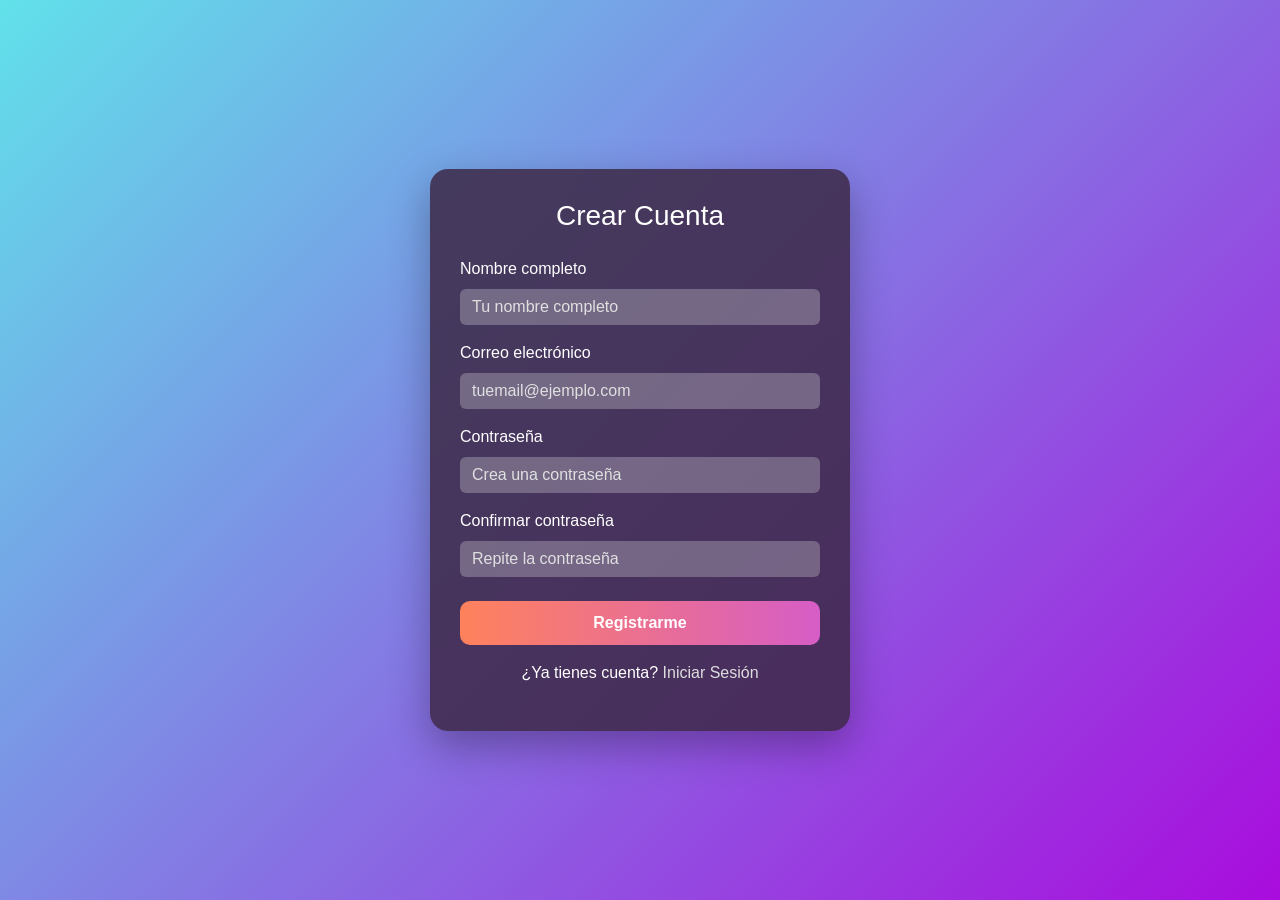
<file: index.html>
<!DOCTYPE html>
<html lang="es">
<head>
  <meta charset="UTF-8">
  <title>Registro</title>
  <meta name="viewport" content="width=device-width, initial-scale=1">

  <link href="https://cdn.jsdelivr.net/npm/bootstrap@5.3.2/dist/css/bootstrap.min.css" rel="stylesheet">
<link rel="icon" href="IMAGEN/Icono.png" type="image/png">
  <link rel="stylesheet" href="style.css">
</head>

<body>

  <div class="login-card">
    <h3 class="text-center mb-4">Crear Cuenta</h3>

    <div class="mb-3">
      <label class="form-label">Nombre completo</label>
      <input type="text" class="form-control" placeholder="Tu nombre completo">
    </div>

    <div class="mb-3">
      <label class="form-label">Correo electrónico</label>
      <input type="email" class="form-control" placeholder="tuemail@ejemplo.com">
    </div>

    <div class="mb-3">
      <label class="form-label">Contraseña</label>
      <input type="password" class="form-control" placeholder="Crea una contraseña">
    </div>

    <div class="mb-4">
      <label class="form-label">Confirmar contraseña</label>
      <input type="password" class="form-control" placeholder="Repite la contraseña">
    </div>

    <button class="btn btn-gradient w-100 mb-3">Registrarme</button>

    <p class="text-center">
      ¿Ya tienes cuenta?
      <a href="inciodesesion.html">Iniciar Sesión</a>
    </p>
  </div>

</body>
</html>
</file>
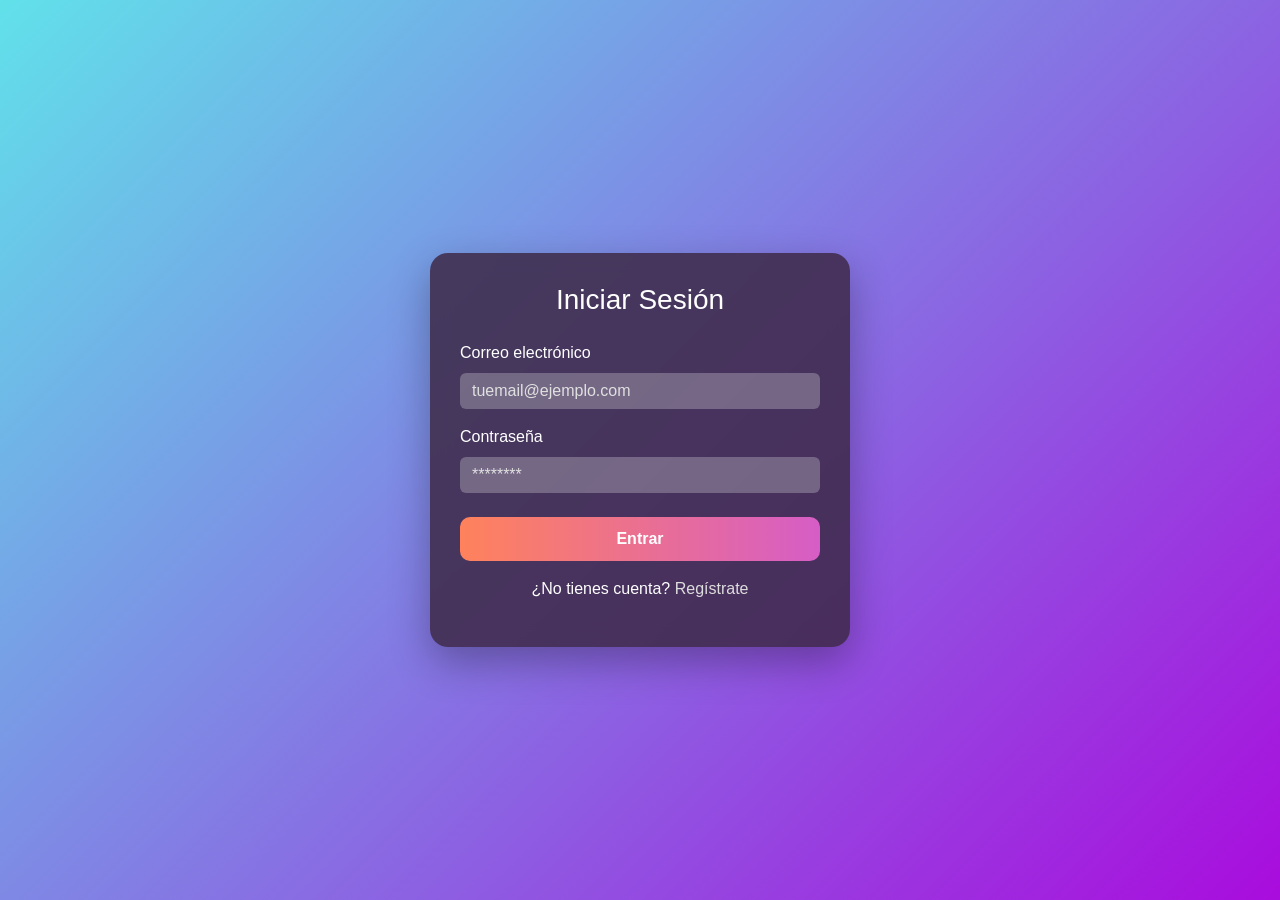
<file: inciodesesion.html>
<!DOCTYPE html>
<html lang="es">
<head>
    <meta charset="UTF-8">
    <meta name="viewport" content="width=device-width, initial-scale=1.0">
    <title>Iniciar sesión</title>


    <link href="https://cdn.jsdelivr.net/npm/bootstrap@5.3.0/dist/css/bootstrap.min.css" rel="stylesheet">

 <link rel="icon" href="IMAGEN/Icono.png" type="image/png">
    <link href="https://cdnjs.cloudflare.com/ajax/libs/font-awesome/6.0.0/css/all.min.css" rel="stylesheet">

    <link rel="stylesheet" href="style.css">
</head>
<body>

  <div class="login-card">
    <h3 class="text-center mb-4">Iniciar Sesión</h3>

    <div class="mb-3">
      <label class="form-label">Correo electrónico</label>
      <input type="email" class="form-control" placeholder="tuemail@ejemplo.com">
    </div>

    <div class="mb-4">
      <label class="form-label">Contraseña</label>
      <input type="password" class="form-control" placeholder="********">
    </div>

    <button class="btn btn-gradient w-100 mb-3">Entrar</button>

    <p class="text-center">
      ¿No tienes cuenta?
      <a href="index.html">Regístrate</a> 
    </p>
  </div>

</body>
</html>
</file>
<file: style.css>
body {
  min-height: 100vh;
  background: linear-gradient(135deg, #61e1ea, #a90cdd);
  display: flex;
  justify-content: center;
  align-items: center;
  font-family: Arial, sans-serif;
}


.login-card {
  background: rgba(60, 40, 70, 0.85);
  backdrop-filter: blur(10px);
  border-radius: 18px;
  padding: 30px;
  width: 100%;
  max-width: 420px;
  color: white;
  box-shadow: 0 15px 40px rgba(0,0,0,0.3);
}


.form-control {
  background: rgba(255,255,255,0.25);
  border: none;
  color: white;
}

.form-control::placeholder {
  color: #e0e0e0;
}

.form-control:focus {
  background: rgba(255,255,255,0.3);
  color: white;
  box-shadow: none;
}


.btn-gradient {
  background: linear-gradient(90deg, #ff825c, #d65dc6);
  border: none;
  color: white;
  font-weight: bold;
  border-radius: 10px;
  padding: 10px;
}

.btn-gradient:hover {
  opacity: 0.9;
}


a {
  color: #ddd;
  text-decoration: none;
}

a:hover {
  text-decoration: underline;
}
</file>
